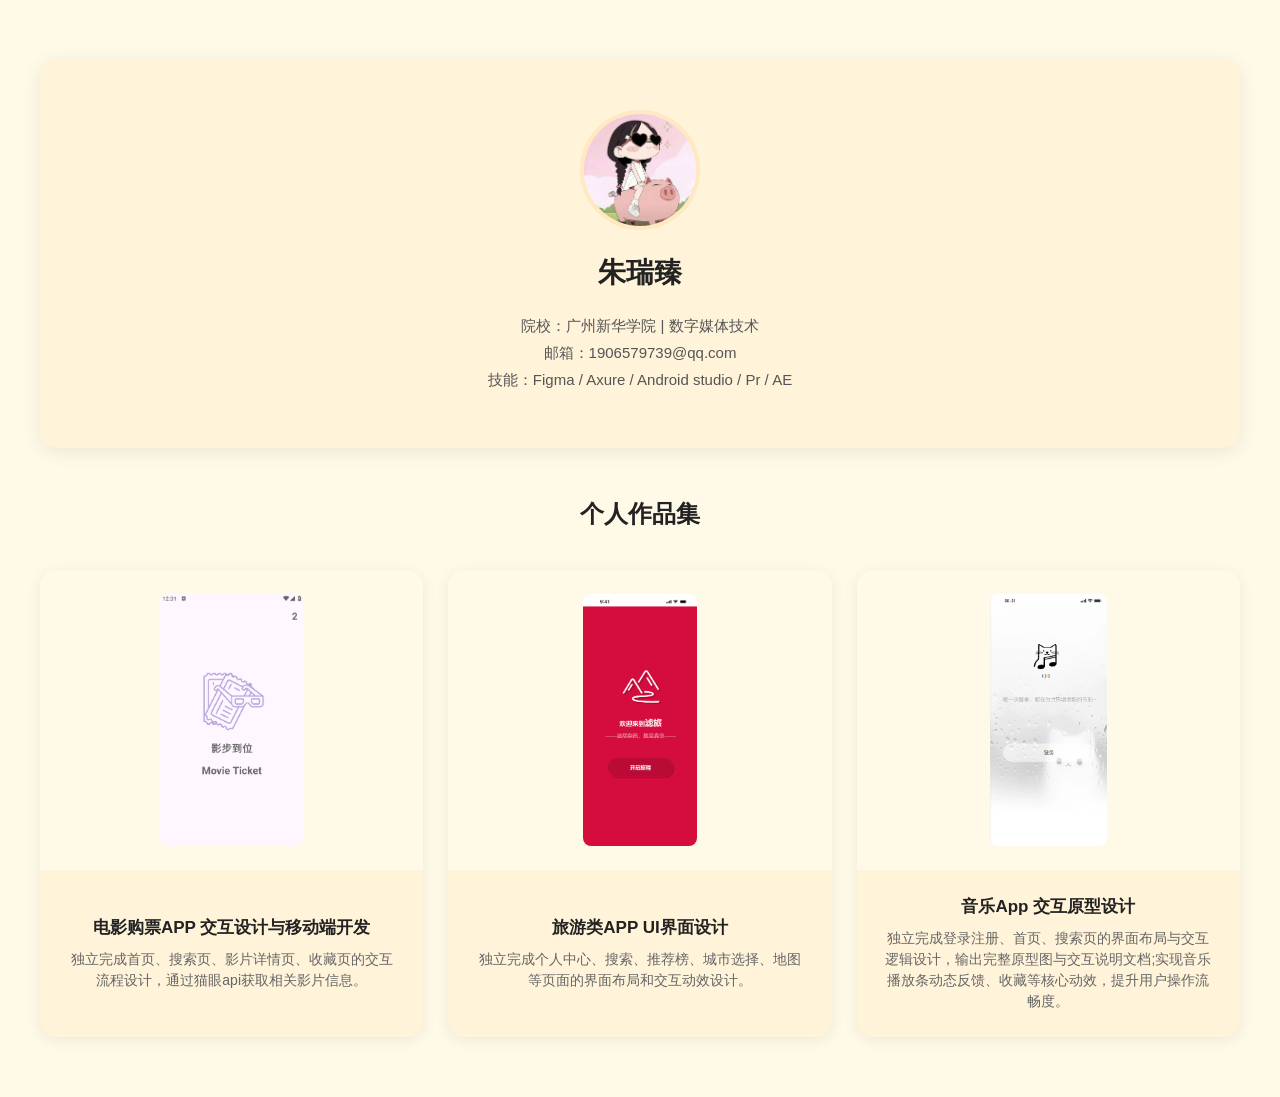
<file: index.html>
<!DOCTYPE html>
<html lang="zh-CN">
<head>
    <meta charset="UTF-8">
    <meta name="viewport" content="width=device-width, initial-scale=1.0">
    <title>个人简历 & 作品集</title>
    <link rel="stylesheet" href="index.css">
</head>
<body>
    <div class="wrap">
        <!-- 个人信息区域 -->
        <section class="info-section">
            <div class="avatar">
                <img src="./图片/头像.jpg" alt="头像">
            </div>
            <h2 class="name">朱瑞臻</h2>
            <div class="contact">
                <p>院校：广州新华学院 | 数字媒体技术</p>
                <p>邮箱：1906579739@qq.com</p>
                <p>技能：Figma / Axure / Android studio / Pr / AE</p>
            </div>
        </section>

        <!-- 作品集标题 -->
        <div class="works-title">
            <h3>个人作品集</h3>
        </div>

        <!-- 3个作品同一行 -->
        <div class="works-list">
            <!-- 作品1 -->
             <a href="ybdw.html"> 
            <div class="work-card">
                <div class="work-img">
                    <img src="./图片/11.png" alt="作品截图">
                </div>
                <div class="work-desc">
                    <h4>电影购票APP 交互设计与移动端开发</h4>
                    <p>独立完成首页、搜索页、影片详情页、收藏页的交互流程设计，通过猫眼api获取相关影片信息。</p>
                </div>
            </div>
             </a>

            <!-- 作品2 -->
             <a href="ll.html"> 
            <div class="work-card">
                <div class="work-img">
                    <img src="./图片/10.png" alt="作品截图">
                </div>
                <div class="work-desc">
                    <h4>旅游类APP UI界面设计</h4>
                    <p>独立完成个人中心、搜索、推荐榜、城市选择、地图等页面的界面布局和交互动效设计。</p>
                </div>
            </div>
             </a>

            <!-- 作品3 -->
             <a href="dd.html"> 
            <div class="work-card">
                <div class="work-img">
                    <img src="./图片/6.png" alt="作品截图">
                </div>
                <div class="work-desc">
                    <h4>音乐App 交互原型设计</h4>
                    <p>独立完成登录注册、首页、搜索页的界面布局与交互逻辑设计，输出完整原型图与交互说明文档;实现音乐播放条动态反馈、收藏等核心动效，提升用户操作流畅度。</p>
                </div>
            </div>
            </a>
        </div>
    </div>
</body>
</html>
</file>
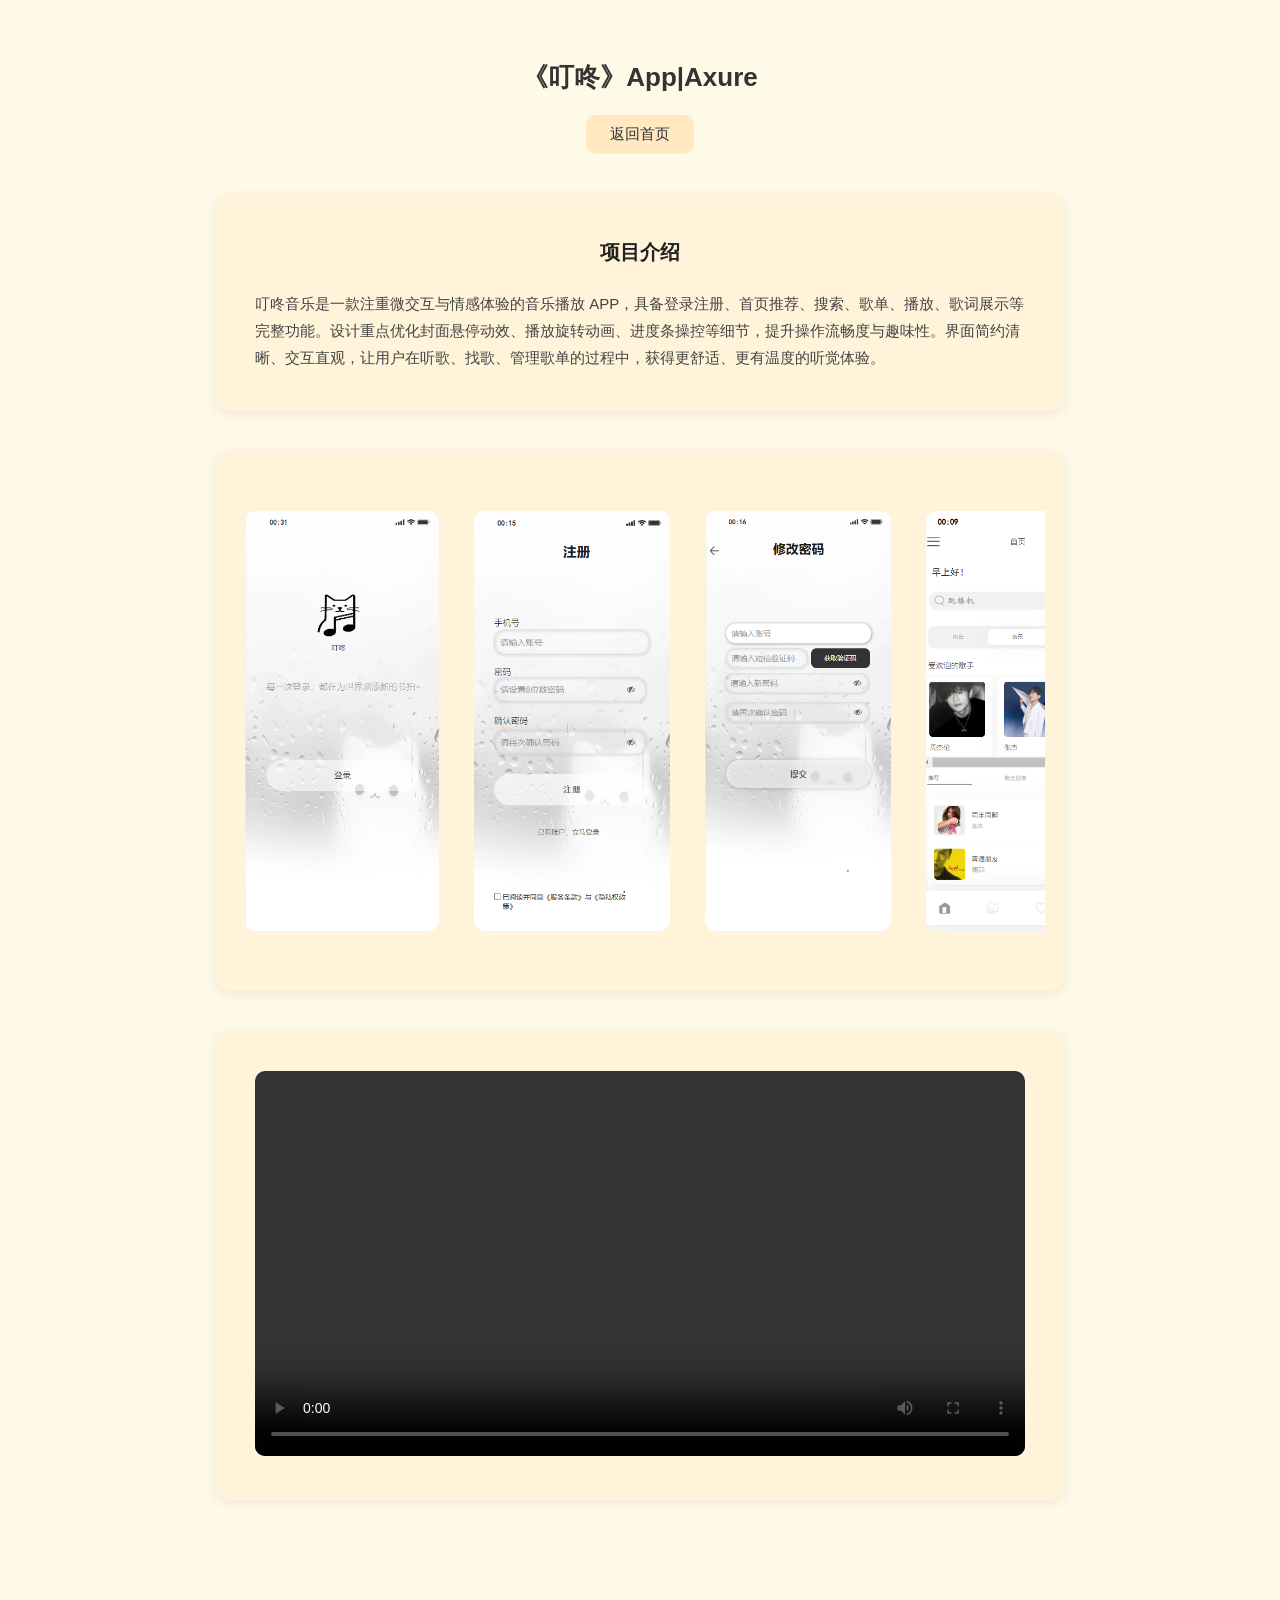
<file: dd.html>
<!DOCTYPE html>
<html lang="zh-CN">
<head>
    <meta charset="UTF-8">
    <meta name="viewport" content="width=device-width, initial-scale=1.0">
    <title>项目详情</title>
    <link rel="stylesheet" href="index.css">
</head>
<body>
    <div class="wrap">
        <div class="project-page">

            <!-- 项目标题（最顶部） -->
            <div class="project-title">
                <h2>《叮咚》App|Axure</h2>
                <div class="back-btn">
            <a href="index.html">返回首页</a>
        </div>
            </div>

            <!-- 项目介绍（移到最前面，标题之后） -->
            <div class="project-info-box">
                <h3>项目介绍</h3>
                <p>叮咚音乐是一款注重微交互与情感体验的音乐播放 APP，具备登录注册、首页推荐、搜索、歌单、播放、歌词展示等完整功能。设计重点优化封面悬停动效、播放旋转动画、进度条操控等细节，提升操作流畅度与趣味性。界面简约清晰、交互直观，让用户在听歌、找歌、管理歌单的过程中，获得更舒适、更有温度的听觉体验。</p>
            </div>

            <!-- 项目图片展示（介绍之后） -->
            <div class="project-img-box">
                <div class="img-scroll-wrap">
                    <img src="./图片/6.png" alt="项目展示图">
                    <img src="./图片/7.png" alt="项目展示图">
                    <img src="./图片/8.png" alt="项目展示图">
                    <img src="./图片/5.png" alt="项目展示图">
                    <img src="./图片/4.png" alt="项目展示图">
                </div>
            </div>

            <!-- 项目视频展示（最后） -->
            <div class="project-video-box">
                <video controls>
                    <source src="dd.mp4" type="video/mp4">
                    您的浏览器不支持视频播放
                </video>
            </div>

        </div>
    </div>
</body>
</html>
</file>
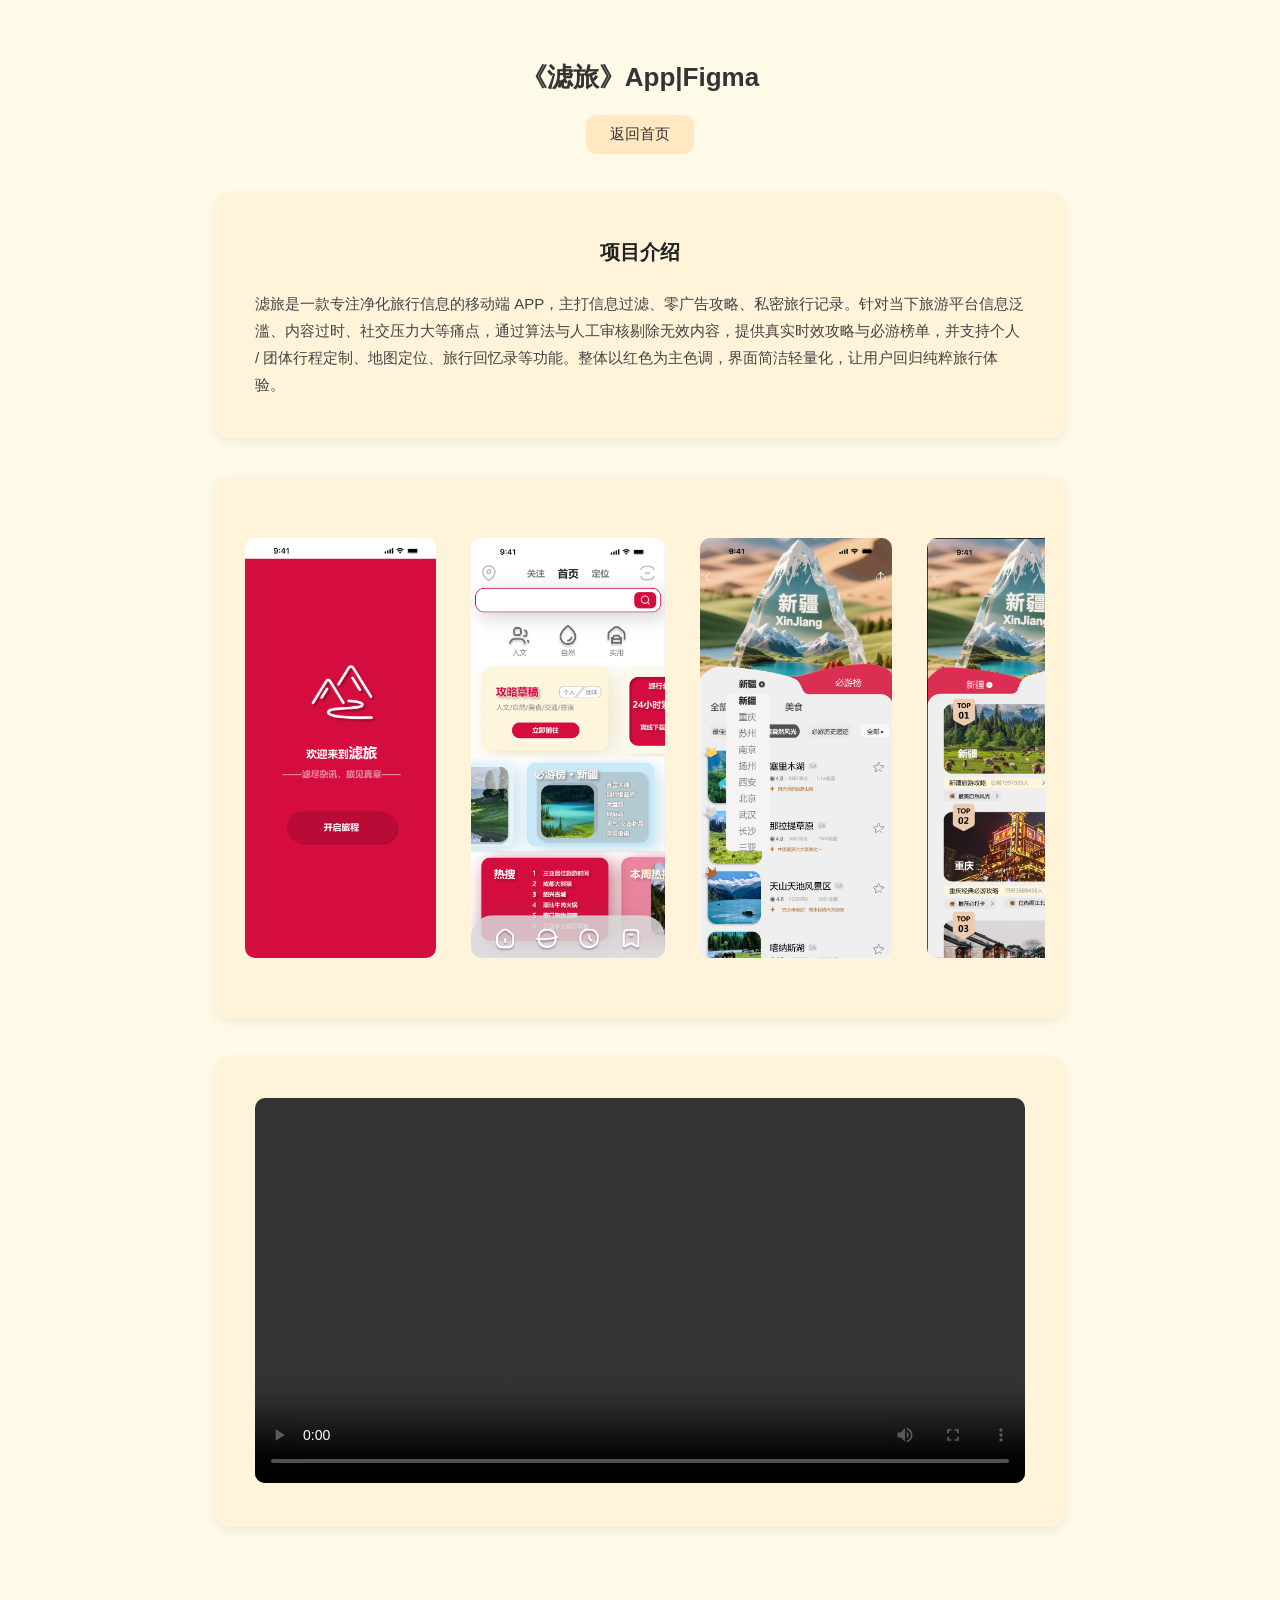
<file: ll.html>
<!DOCTYPE html>
<html lang="zh-CN">
<head>
    <meta charset="UTF-8">
    <meta name="viewport" content="width=device-width, initial-scale=1.0">
    <title>项目详情</title>
    <link rel="stylesheet" href="index.css">
</head>
<body>
    <div class="wrap">
        <div class="project-page">

            <!-- 项目标题（最顶部） -->
            <div class="project-title">
                <h2>《滤旅》App|Figma</h2>
                <div class="back-btn">
            <a href="index.html">返回首页</a>
        </div>
            </div>

            <!-- 项目介绍（移到最前面，标题之后） -->
            <div class="project-info-box">
                <h3>项目介绍</h3>
                <p>滤旅是一款专注净化旅行信息的移动端 APP，主打信息过滤、零广告攻略、私密旅行记录。针对当下旅游平台信息泛滥、内容过时、社交压力大等痛点，通过算法与人工审核剔除无效内容，提供真实时效攻略与必游榜单，并支持个人 / 团体行程定制、地图定位、旅行回忆录等功能。整体以红色为主色调，界面简洁轻量化，让用户回归纯粹旅行体验。</p>
            </div>

            <!-- 项目图片展示（介绍之后） -->
            <div class="project-img-box">
                <div class="img-scroll-wrap">
                    <img src="./图片/10.png" alt="项目展示图">
                    <img src="./图片/9.png" alt="项目展示图">
                    <img src="./图片/3.png" alt="项目展示图">
                    <img src="./图片/2.png" alt="项目展示图">
                    <img src="./图片/1.png" alt="项目展示图">
                </div>
            </div>

            <!-- 项目视频展示（最后） -->
            <div class="project-video-box">
                <video controls>
                    <source src="ll.mp4" type="video/mp4">
                    您的浏览器不支持视频播放
                </video>
            </div>

        </div>
    </div>
</body>
</html>
</file>
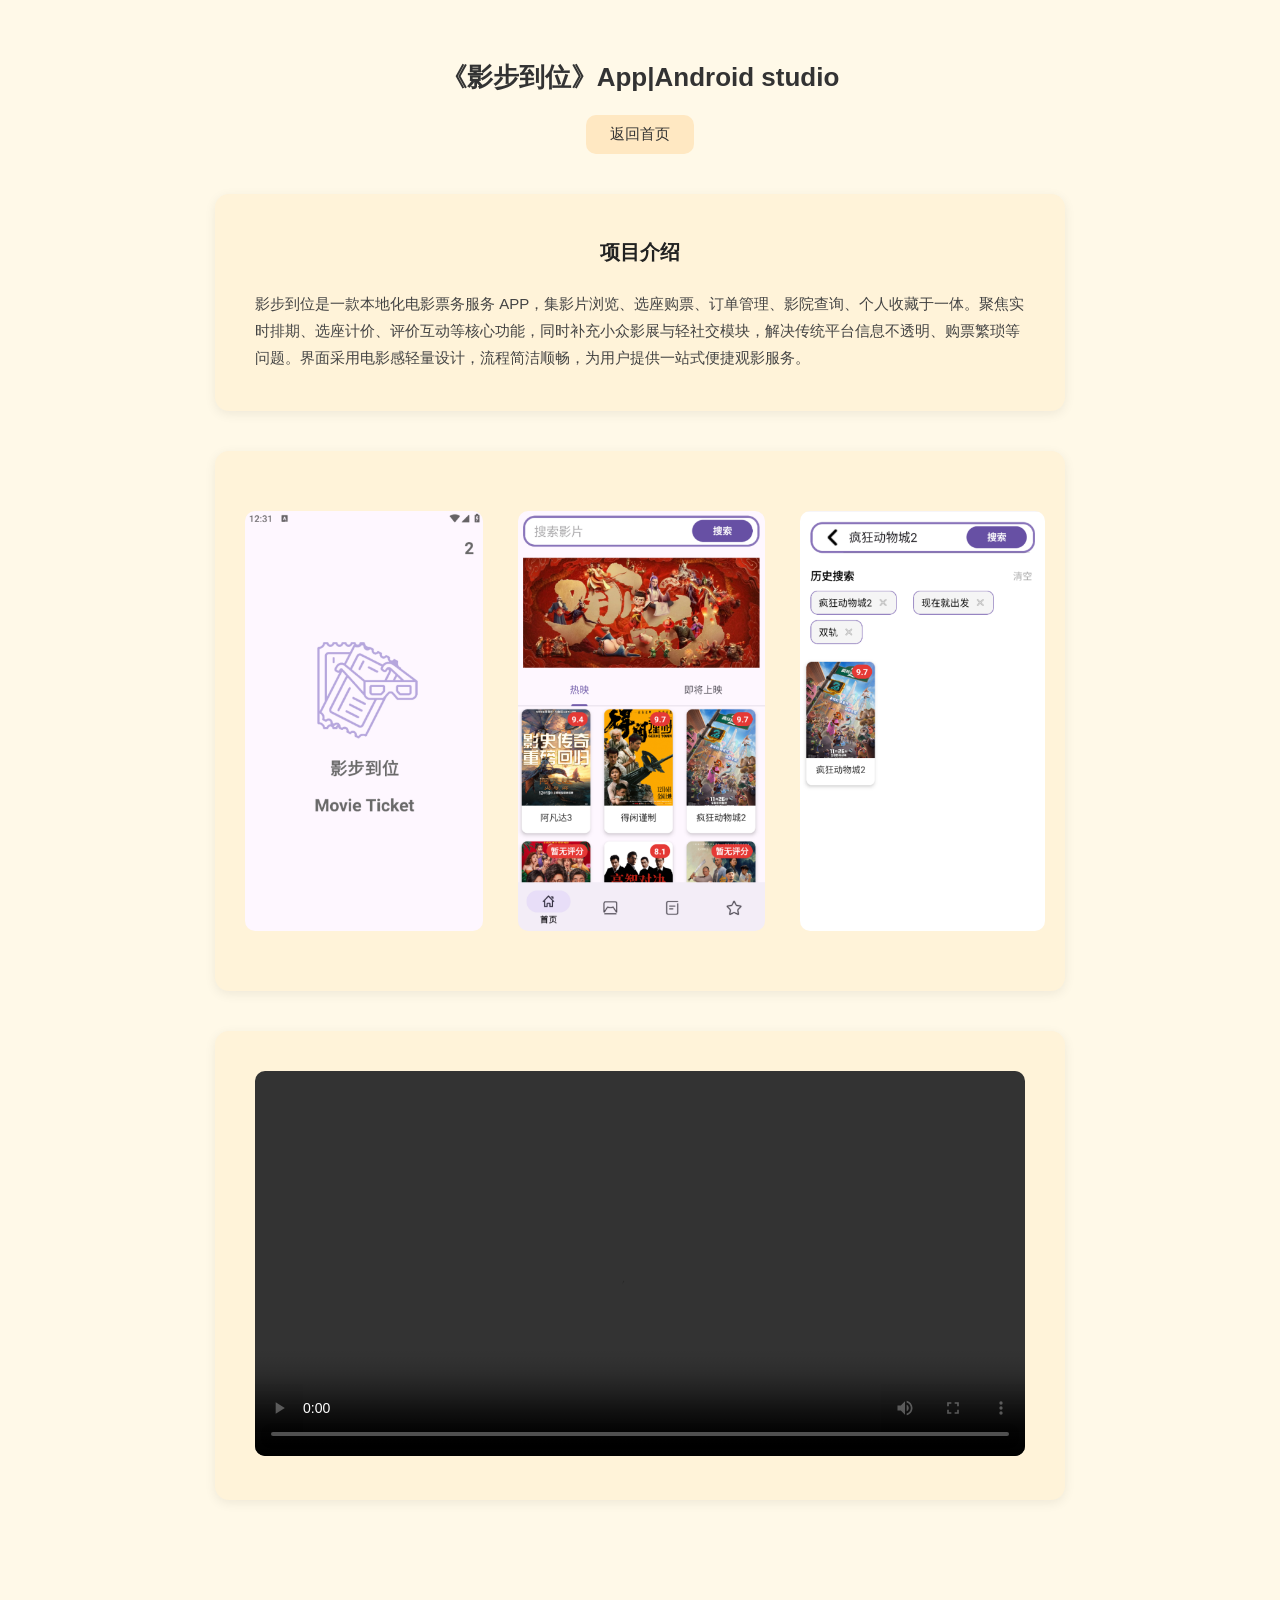
<file: ybdw.html>
<!DOCTYPE html>
<html lang="zh-CN">
<head>
    <meta charset="UTF-8">
    <meta name="viewport" content="width=device-width, initial-scale=1.0">
    <title>项目详情</title>
    <link rel="stylesheet" href="index.css">
</head>
<body>
    <div class="wrap">
        <div class="project-page">

            <!-- 项目标题（最顶部） -->
            <div class="project-title">
                <h2>《影步到位》App|Android studio</h2>
                <div class="back-btn">
            <a href="index.html">返回首页</a>
        </div>
            </div>

            <!-- 项目介绍（移到最前面，标题之后） -->
            <div class="project-info-box">
                <h3>项目介绍</h3>
                <p>影步到位是一款本地化电影票务服务 APP，集影片浏览、选座购票、订单管理、影院查询、个人收藏于一体。聚焦实时排期、选座计价、评价互动等核心功能，同时补充小众影展与轻社交模块，解决传统平台信息不透明、购票繁琐等问题。界面采用电影感轻量设计，流程简洁顺畅，为用户提供一站式便捷观影服务。</p>
            </div>

            <!-- 项目图片展示（介绍之后） -->
            <div class="project-img-box">
                <div class="img-scroll-wrap">
                    <img src="./图片/11.png" alt="项目展示图">
                    <img src="./图片/12.png" alt="项目展示图">
                    <img src="./图片/13.png" alt="项目展示图">
                    <img src="./图片/14.png" alt="项目展示图">
                    <img src="./图片/15.png" alt="项目展示图">
                </div>
            </div>

            <!-- 项目视频展示（最后） -->
            <div class="project-video-box">
                <video controls>
                    <source src="ybdw.mp4" type="video/mp4">
                    您的浏览器不支持视频播放
                </video>
            </div>

        </div>
    </div>
</body>
</html>
</file>
<file: index.css>
* {
    margin: 0;
    padding: 0;
    box-sizing: border-box;
    font-family: "Microsoft YaHei", sans-serif;
    text-decoration: none !important;
}

a {
    text-decoration: none !important;
}

body {
    background-color: #fff9e8;
    padding: 60px 30px;
    display: flex;
    justify-content: center;
}

.wrap {
    max-width: 1200px;
    width: 100%;
}

/* 个人信息卡片 */
.info-section {
    background: #fff3d9;
    border-radius: 16px;
    padding: 50px 40px;
    text-align: center;
    box-shadow: 0 4px 20px rgba(0,0,0,0.08);
    margin-bottom: 50px;
}

.avatar img {
    width: 120px;
    height: 120px;
    border-radius: 50%;
    object-fit: cover;
    border: 4px solid #ffe8c2;
    margin-bottom: 20px;
}

.name {
    font-size: 28px;
    color: #222;
    margin-bottom: 25px;
}

.contact p {
    font-size: 15px;
    color: #555;
    margin: 8px 0;
}

/* 标题 */
.works-title {
    text-align: center;
    margin-bottom: 40px;
}

.works-title h3 {
    font-size: 24px;
    color: #222;
}

/* 首页卡片布局 */
.works-list {
    display: grid;
    grid-template-columns: repeat(3, 1fr);
    gap: 25px;
    justify-content: center;
}

.work-card {
    background: #fff3d9;
    border-radius: 16px;
    overflow: hidden;
    box-shadow: 0 3px 15px rgba(0,0,0,0.07);
    transition: all 0.3s ease;
    display: flex;
    flex-direction: column;
    height: 100%;
    text-decoration: none !important;
}

.work-card:hover {
    transform: translateY(-6px);
    box-shadow: 0 10px 25px rgba(0, 0, 0, 0.1);
}

.work-img {
    width: 100%;
    height: 300px;
    display: flex;
    justify-content: center;
    align-items: center;
    background: #fff9e8;
    padding: 10px;
}

.work-img img {
    max-height: 90%;
    max-width: 90%;
    object-fit: contain;
    border-radius: 8px;
}

.work-desc {
    padding: 25px;
    flex-grow: 1;
    display: flex;
    flex-direction: column;
    justify-content: center;
    text-align: center;
}

.work-desc h4 {
    font-size: 17px;
    margin-bottom: 10px;
    color: #222;
    font-weight: 600;
}

.work-desc p {
    font-size: 14px;
    color: #666;
    line-height: 1.5;
}

/* 单个作品详情页 */
.project-page {
    max-width: 850px;
    margin: 0 auto;
    text-align: center;
}

.project-title {
    margin-bottom: 40px;
}

.project-title h2 {
    font-size: 26px;
    color: #333;
}

/* 图片外层卡片 */
.project-img-box {
    background: #fff3d9;
    border-radius: 14px;
    padding: 40px 20px;
    margin-bottom: 40px;
    box-shadow: 0 3px 12px rgba(0,0,0,0.07);
    width: 100%;
    overflow: hidden;
}

/* 横向滚动容器 */
.img-scroll-wrap {
    display: flex;
    gap: 35px;
    overflow-x: auto;
    overflow-y: hidden;
    padding: 20px 10px;
}

/* 单张图片固定高度，自适应宽度 */
.img-scroll-wrap img {
    height: 420px;
    width: auto;
    flex-shrink: 0;
    border-radius: 10px;
    object-fit: contain;
}

/* 滚动条美化 */
.img-scroll-wrap::-webkit-scrollbar {
    height: 6px;
}
.img-scroll-wrap::-webkit-scrollbar-thumb {
    background: #e0c9a6;
    border-radius: 3px;
}

/* 视频模块 */
.project-video-box {
    background: #fff3d9;
    border-radius: 14px;
    padding: 40px;
    margin-bottom: 40px;
    box-shadow: 0 3px 12px rgba(0,0,0,0.07);
    width: 100%;
}

.project-video-box video {
    width: 100%;
    max-height: 450px;
    border-radius: 10px;
    outline: none;
    object-fit: contain;
}

/* 项目介绍 */
.project-info-box {
    background: #fff3d9;
    border-radius: 14px;
    padding: 40px;
    text-align: left;
    line-height: 1.8;
    font-size: 15px;
    color: #444;
    box-shadow: 0 3px 12px rgba(0,0,0,0.07);
    margin-bottom: 40px;
}

.project-info-box h3 {
    margin-bottom: 20px;
    font-size: 20px;
    color: #222;
    text-align: center;
}

/* 返回按钮 */
.back-btn {
    margin-top: 20px;
    text-align: center;
}
.back-btn a {
    display: inline-block;
    padding: 10px 24px;
    background: #ffe8c2;
    color: #333;
    border-radius: 10px;
    font-size: 15px;
    transition: 0.3s;
    text-decoration: none !important;
}
.back-btn a:hover {
    background: #f9dba7;
}
</file>
